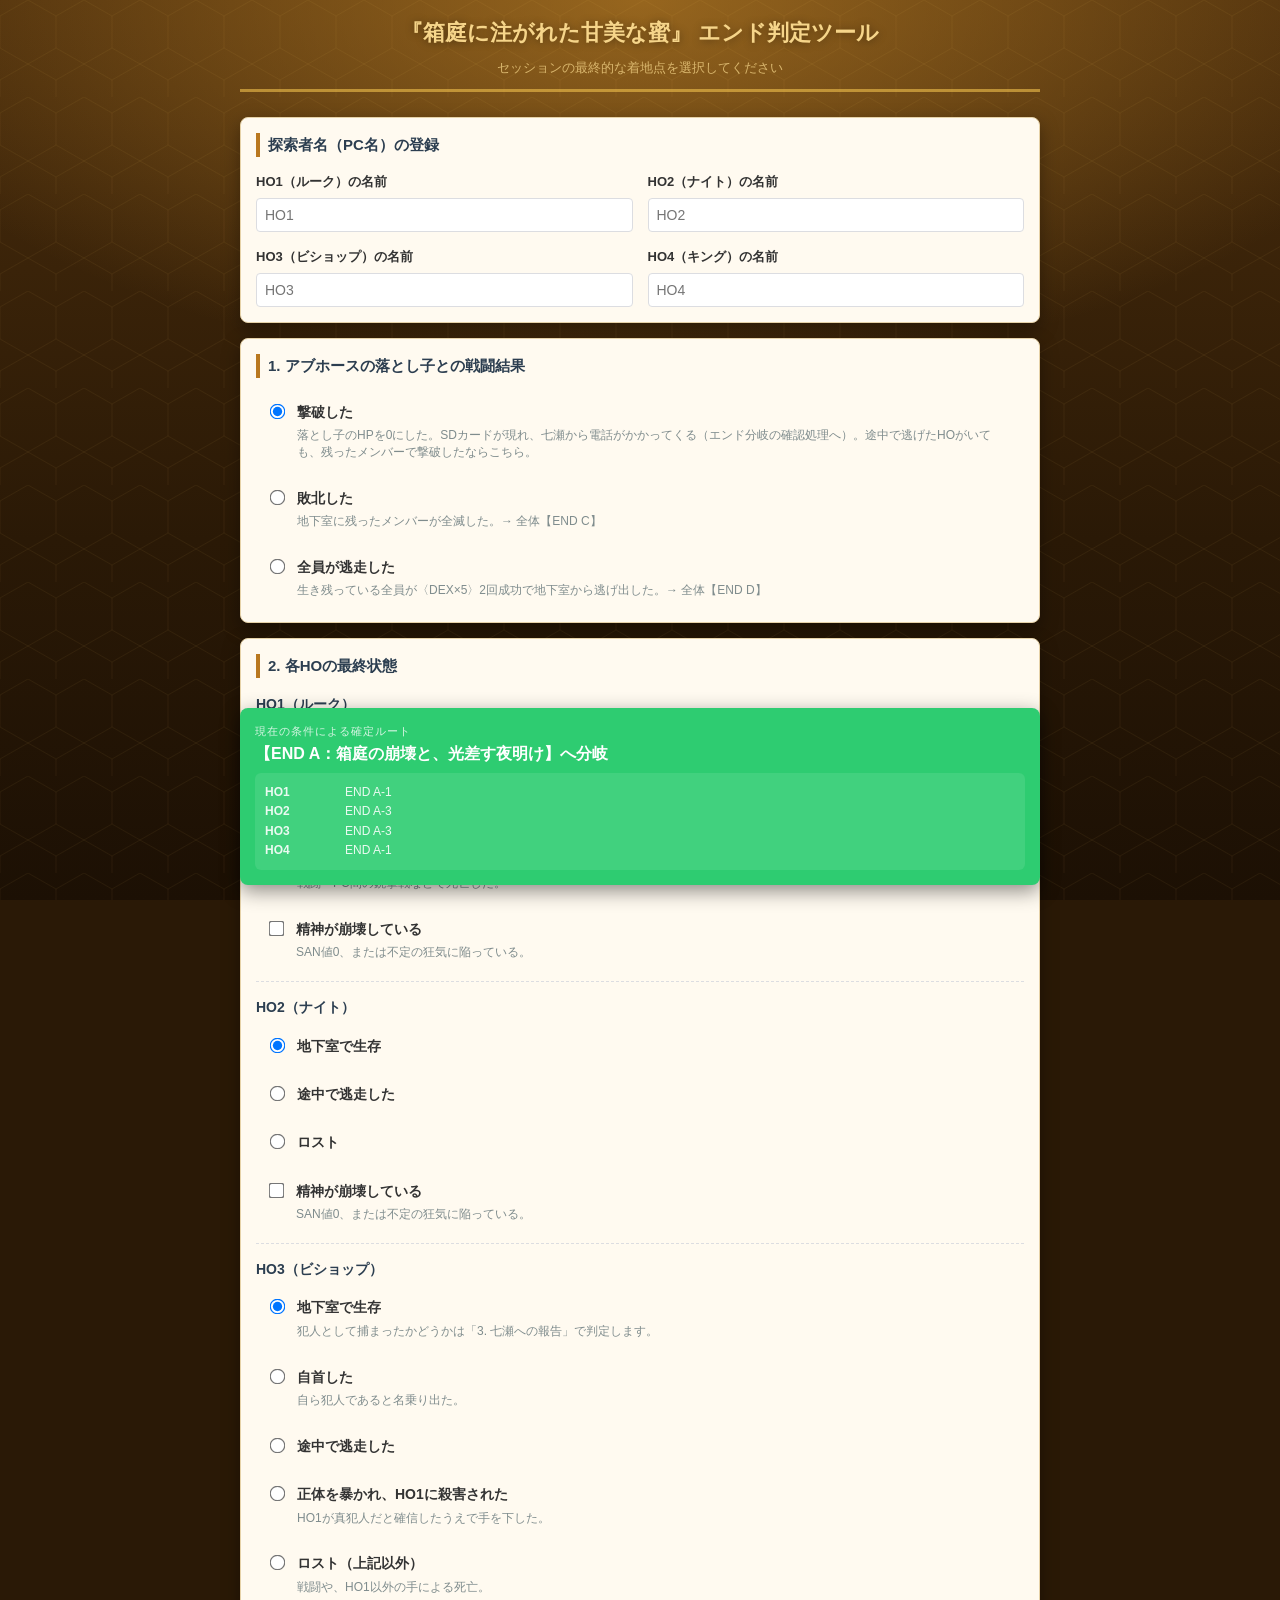
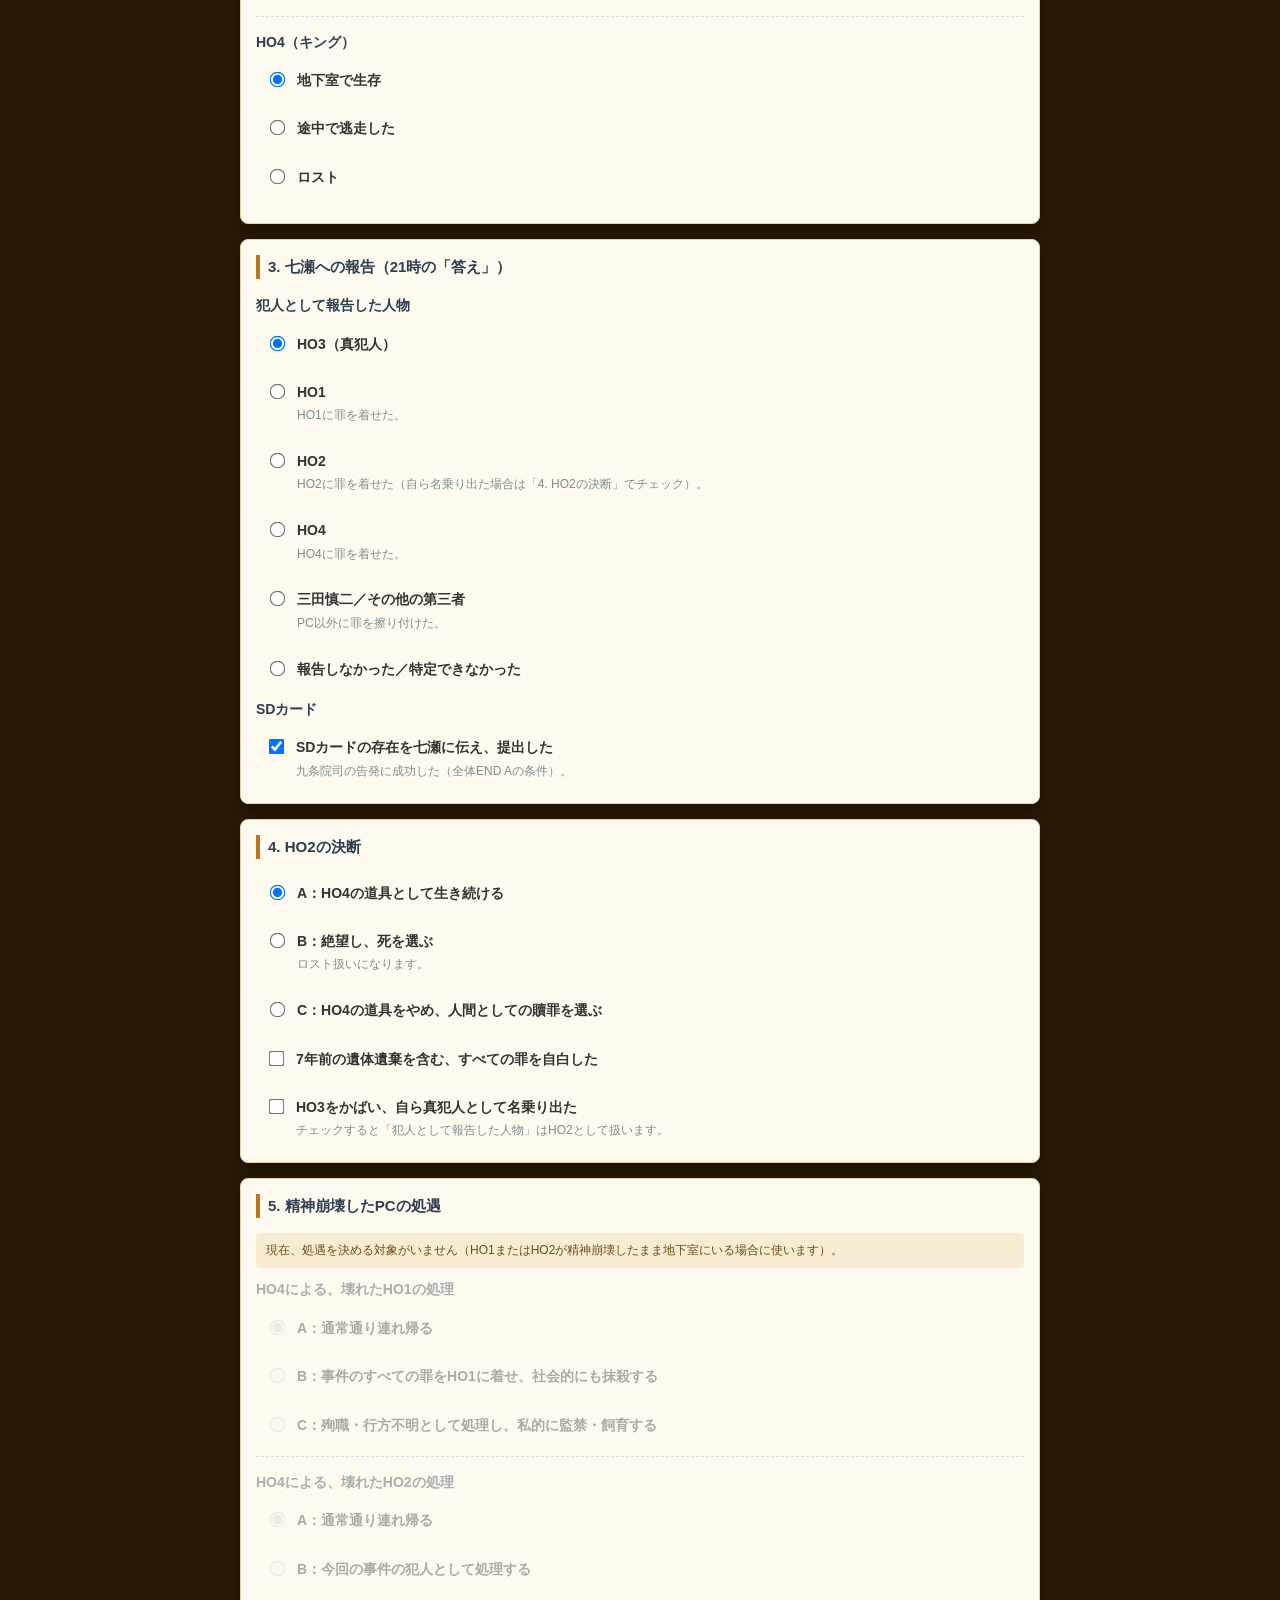
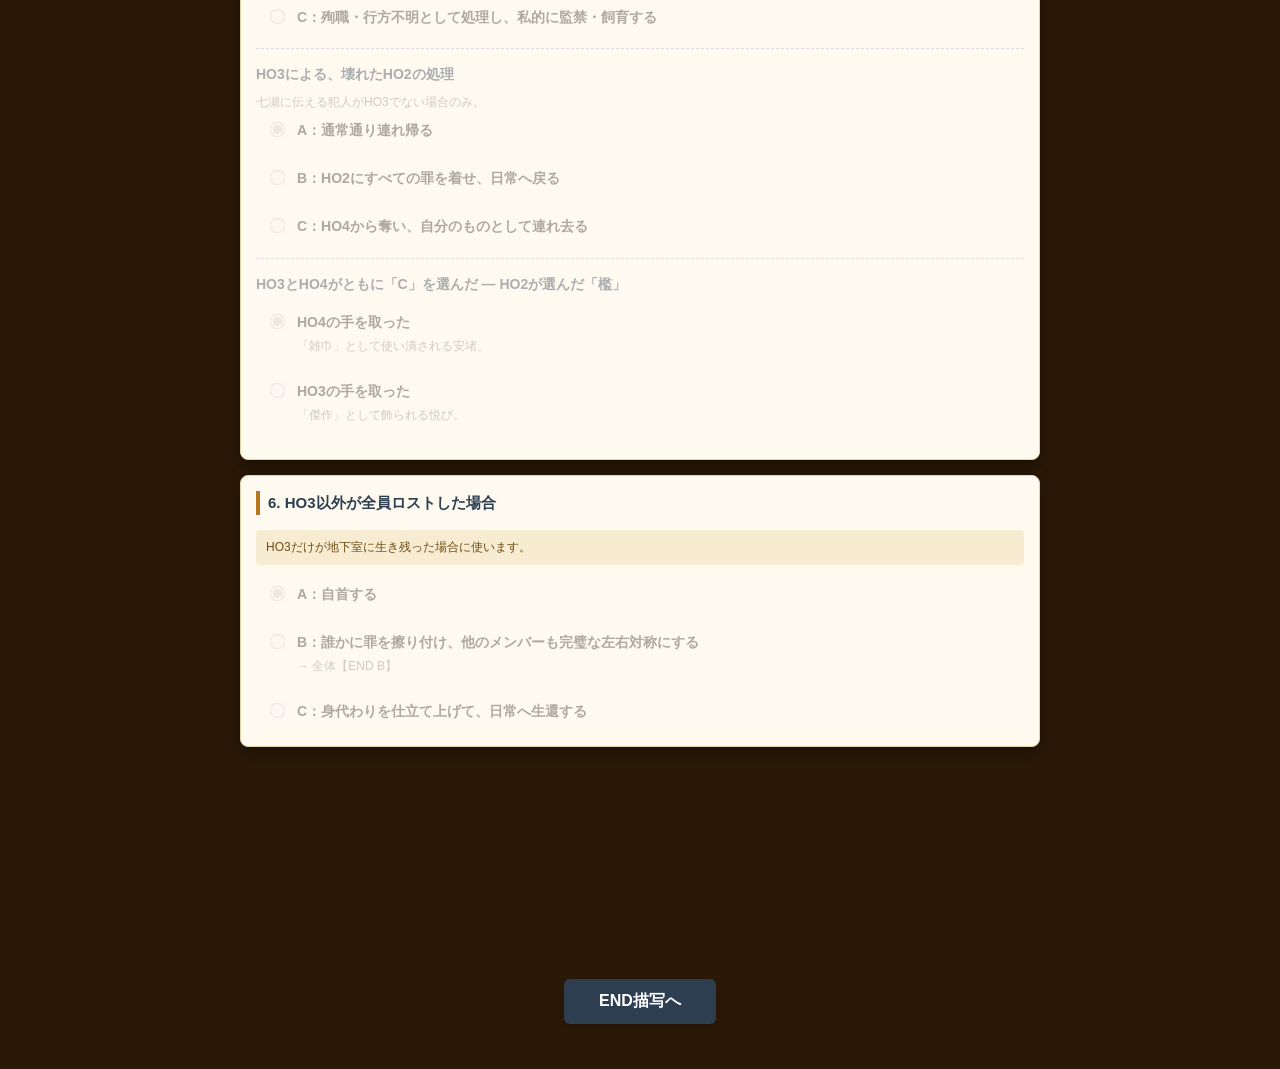
<file: index.html>
<!DOCTYPE html>
<html lang="ja">
<head>
    <meta charset="UTF-8">
    <meta name="viewport" content="width=device-width, initial-scale=1.0">
    <title>『箱庭に注がれた甘美な蜜』 エンド判定ツール</title>
    <link rel="stylesheet" href="style.css">
    <style>
        /* 入力欄のシンプルなデザイン */
        .name-input-grid {
            display: grid;
            grid-template-columns: repeat(2, 1fr);
            gap: 15px;
        }
        .name-field {
            display: flex;
            flex-direction: column;
            gap: 5px;
        }
        .name-field input {
            padding: 8px;
            border: 1px solid var(--border-color);
            border-radius: 4px;
            font-size: 14px;
        }
        /* 確定ボタンの演出 */
        .action-area {
            text-align: center;
            margin: 30px 0;
        }
        .submit-btn {
            background-color: var(--primary-color);
            color: white;
            border: none;
            padding: 12px 35px;
            font-size: 16px;
            font-weight: bold;
            border-radius: 6px;
            cursor: pointer;
            transition: all 0.2s ease;
            box-shadow: 0 4px 6px rgba(0,0,0,0.1);
        }
        .submit-btn:hover {
            background-color: #34495e;
            transform: translateY(-2px);
            box-shadow: 0 6px 12px rgba(0,0,0,0.15);
        }
        /* 結末描写エリア（初期状態は非表示） */
        .story-area {
            display: none;
            background: #ffffff;
            border-radius: 8px;
            padding: 25px;
            margin-top: 20px;
            border: 1px solid var(--border-color);
            box-shadow: 0 4px 10px rgba(0,0,0,0.05);
        }
        .story-text {
            white-space: pre-wrap;
            font-size: 15px;
            line-height: 1.8;
            color: #2c3e50;
        }
    </style>
</head>
<body>

<div class="container">
    <header>
        <h1>『箱庭に注がれた甘美な蜜』 エンド判定ツール</h1>
        <p class="subtitle">セッションの最終的な着地点を選択してください</p>
    </header>

    <!-- ===================== 名前 ===================== -->
    <div class="section">
        <h2>探索者名（PC名）の登録</h2>
        <div class="name-input-grid">
            <div class="name-field">
                <label for="name_ho1"><strong>HO1（ルーク）の名前</strong></label>
                <input type="text" id="name_ho1" value="" placeholder="HO1">
            </div>
            <div class="name-field">
                <label for="name_ho2"><strong>HO2（ナイト）の名前</strong></label>
                <input type="text" id="name_ho2" value="" placeholder="HO2">
            </div>
            <div class="name-field">
                <label for="name_ho3"><strong>HO3（ビショップ）の名前</strong></label>
                <input type="text" id="name_ho3" value="" placeholder="HO3">
            </div>
            <div class="name-field">
                <label for="name_ho4"><strong>HO4（キング）の名前</strong></label>
                <input type="text" id="name_ho4" value="" placeholder="HO4">
            </div>
        </div>
    </div>

    <!-- ===================== 1. 戦闘 ===================== -->
    <div class="section">
        <h2>1. アブホースの落とし子との戦闘結果</h2>
        <div class="radio-group">
            <label>
                <input type="radio" name="battle" value="defeat" checked>
                <div>
                    <strong>撃破した</strong>
                    <span class="description">落とし子のHPを0にした。SDカードが現れ、七瀬から電話がかかってくる（エンド分岐の確認処理へ）。途中で逃げたHOがいても、残ったメンバーで撃破したならこちら。</span>
                </div>
            </label>
            <label>
                <input type="radio" name="battle" value="lose">
                <div>
                    <strong>敗北した</strong>
                    <span class="description">地下室に残ったメンバーが全滅した。→ 全体【END C】</span>
                </div>
            </label>
            <label>
                <input type="radio" name="battle" value="escape">
                <div>
                    <strong>全員が逃走した</strong>
                    <span class="description">生き残っている全員が〈DEX×5〉2回成功で地下室から逃げ出した。→ 全体【END D】</span>
                </div>
            </label>
        </div>
    </div>

    <!-- ===================== 2. 各HOの状態 ===================== -->
    <div class="section">
        <h2>2. 各HOの最終状態</h2>

        <div class="sub-block">
            <h3 class="sub-title">HO1（ルーク）</h3>
            <div class="radio-group">
                <label><input type="radio" name="ho1_status" value="alive" checked><div><strong>地下室で生存</strong></div></label>
                <label><input type="radio" name="ho1_status" value="escaped"><div><strong>途中で逃走した</strong><span class="description">戦闘中に一人で逃走に成功した。</span></div></label>
                <label><input type="radio" name="ho1_status" value="lost"><div><strong>ロスト</strong><span class="description">戦闘・PC間の銃撃戦などで死亡した。</span></div></label>
            </div>
            <div class="checkbox-group mt">
                <label data-req="ho1-alive">
                    <input type="checkbox" id="ho1_broken">
                    <div><strong>精神が崩壊している</strong><span class="description">SAN値0、または不定の狂気に陥っている。</span></div>
                </label>
            </div>
        </div>

        <div class="sub-block">
            <h3 class="sub-title">HO2（ナイト）</h3>
            <div class="radio-group">
                <label><input type="radio" name="ho2_status" value="alive" checked><div><strong>地下室で生存</strong></div></label>
                <label><input type="radio" name="ho2_status" value="escaped"><div><strong>途中で逃走した</strong></div></label>
                <label><input type="radio" name="ho2_status" value="lost"><div><strong>ロスト</strong></div></label>
            </div>
            <div class="checkbox-group mt">
                <label data-req="ho2-alive">
                    <input type="checkbox" id="ho2_broken">
                    <div><strong>精神が崩壊している</strong><span class="description">SAN値0、または不定の狂気に陥っている。</span></div>
                </label>
            </div>
        </div>

        <div class="sub-block">
            <h3 class="sub-title">HO3（ビショップ）</h3>
            <div class="radio-group">
                <label><input type="radio" name="ho3_status" value="alive" checked><div><strong>地下室で生存</strong><span class="description">犯人として捕まったかどうかは「3. 七瀬への報告」で判定します。</span></div></label>
                <label><input type="radio" name="ho3_status" value="surrender"><div><strong>自首した</strong><span class="description">自ら犯人であると名乗り出た。</span></div></label>
                <label><input type="radio" name="ho3_status" value="escaped"><div><strong>途中で逃走した</strong></div></label>
                <label><input type="radio" name="ho3_status" value="killed"><div><strong>正体を暴かれ、HO1に殺害された</strong><span class="description">HO1が真犯人だと確信したうえで手を下した。</span></div></label>
                <label><input type="radio" name="ho3_status" value="lost"><div><strong>ロスト（上記以外）</strong><span class="description">戦闘や、HO1以外の手による死亡。</span></div></label>
            </div>
        </div>

        <div class="sub-block">
            <h3 class="sub-title">HO4（キング）</h3>
            <div class="radio-group">
                <label><input type="radio" name="ho4_status" value="alive" checked><div><strong>地下室で生存</strong></div></label>
                <label><input type="radio" name="ho4_status" value="escaped"><div><strong>途中で逃走した</strong></div></label>
                <label><input type="radio" name="ho4_status" value="lost"><div><strong>ロスト</strong></div></label>
            </div>
        </div>
    </div>

    <!-- ===================== 3. 七瀬への報告 ===================== -->
    <div class="section" id="sec_report">
        <h2>3. 七瀬への報告（21時の「答え」）</h2>
        <p class="off-note">落とし子を撃破していないため、この項目は判定に使いません。</p>

        <h3 class="sub-title">犯人として報告した人物</h3>
        <div class="radio-group">
            <label><input type="radio" name="culprit" value="HO3" checked><div><strong>HO3（真犯人）</strong></div></label>
            <label><input type="radio" name="culprit" value="HO1"><div><strong>HO1</strong><span class="description">HO1に罪を着せた。</span></div></label>
            <label><input type="radio" name="culprit" value="HO2"><div><strong>HO2</strong><span class="description">HO2に罪を着せた（自ら名乗り出た場合は「4. HO2の決断」でチェック）。</span></div></label>
            <label><input type="radio" name="culprit" value="HO4"><div><strong>HO4</strong><span class="description">HO4に罪を着せた。</span></div></label>
            <label><input type="radio" name="culprit" value="mita"><div><strong>三田慎二／その他の第三者</strong><span class="description">PC以外に罪を擦り付けた。</span></div></label>
            <label><input type="radio" name="culprit" value="none"><div><strong>報告しなかった／特定できなかった</strong></div></label>
        </div>

        <h3 class="sub-title mt">SDカード</h3>
        <div class="checkbox-group">
            <label>
                <input type="checkbox" id="sd_reported" checked>
                <div><strong>SDカードの存在を七瀬に伝え、提出した</strong><span class="description">九条院司の告発に成功した（全体END Aの条件）。</span></div>
            </label>
        </div>
    </div>

    <!-- ===================== 4. HO2の決断 ===================== -->
    <div class="section" id="sec_ho2">
        <h2>4. HO2の決断</h2>
        <p class="off-note">HO2が地下室にいない、または精神崩壊しているため、この項目は判定に使いません。</p>
        <div class="radio-group">
            <label><input type="radio" name="ho2_choice" value="A" checked><div><strong>A：{HO4}の道具として生き続ける</strong></div></label>
            <label><input type="radio" name="ho2_choice" value="B"><div><strong>B：絶望し、死を選ぶ</strong><span class="description">ロスト扱いになります。</span></div></label>
            <label><input type="radio" name="ho2_choice" value="C"><div><strong>C：{HO4}の道具をやめ、人間としての贖罪を選ぶ</strong></div></label>
        </div>
        <div class="checkbox-group mt">
            <label>
                <input type="checkbox" id="ho2_confess">
                <div><strong>7年前の遺体遺棄を含む、すべての罪を自白した</strong></div>
            </label>
            <label>
                <input type="checkbox" id="ho2_volunteer">
                <div><strong>{HO3}をかばい、自ら真犯人として名乗り出た</strong><span class="description">チェックすると「犯人として報告した人物」はHO2として扱います。</span></div>
            </label>
        </div>
    </div>

    <!-- ===================== 5. 精神崩壊したPCの処遇 ===================== -->
    <div class="section" id="sec_fate">
        <h2>5. 精神崩壊したPCの処遇</h2>
        <p class="off-note">現在、処遇を決める対象がいません（HO1またはHO2が精神崩壊したまま地下室にいる場合に使います）。</p>

        <div class="sub-block" id="blk_ho4_on_ho1">
            <h3 class="sub-title">{HO4}による、壊れた{HO1}の処理</h3>
            <div class="radio-group">
                <label><input type="radio" name="ho4_on_ho1" value="A" checked><div><strong>A：通常通り連れ帰る</strong></div></label>
                <label><input type="radio" name="ho4_on_ho1" value="B"><div><strong>B：事件のすべての罪を{HO1}に着せ、社会的にも抹殺する</strong></div></label>
                <label><input type="radio" name="ho4_on_ho1" value="C"><div><strong>C：殉職・行方不明として処理し、私的に監禁・飼育する</strong></div></label>
            </div>
        </div>

        <div class="sub-block" id="blk_ho4_on_ho2">
            <h3 class="sub-title">{HO4}による、壊れた{HO2}の処理</h3>
            <div class="radio-group">
                <label><input type="radio" name="ho4_on_ho2" value="A" checked><div><strong>A：通常通り連れ帰る</strong></div></label>
                <label><input type="radio" name="ho4_on_ho2" value="B"><div><strong>B：今回の事件の犯人として処理する</strong></div></label>
                <label><input type="radio" name="ho4_on_ho2" value="C"><div><strong>C：殉職・行方不明として処理し、私的に監禁・飼育する</strong></div></label>
            </div>
        </div>

        <div class="sub-block" id="blk_ho3_on_ho2">
            <h3 class="sub-title">{HO3}による、壊れた{HO2}の処理</h3>
            <span class="description">七瀬に伝える犯人が{HO3}でない場合のみ。</span>
            <div class="radio-group">
                <label><input type="radio" name="ho3_on_ho2" value="A" checked><div><strong>A：通常通り連れ帰る</strong></div></label>
                <label><input type="radio" name="ho3_on_ho2" value="B"><div><strong>B：{HO2}にすべての罪を着せ、日常へ戻る</strong></div></label>
                <label><input type="radio" name="ho3_on_ho2" value="C"><div><strong>C：{HO4}から奪い、自分のものとして連れ去る</strong></div></label>
            </div>
        </div>

        <div class="sub-block" id="blk_ho2_pick">
            <h3 class="sub-title">{HO3}と{HO4}がともに「C」を選んだ ― {HO2}が選んだ「檻」</h3>
            <div class="radio-group">
                <label><input type="radio" name="ho2_pick" value="HO4" checked><div><strong>{HO4}の手を取った</strong><span class="description">「雑巾」として使い潰される安堵。</span></div></label>
                <label><input type="radio" name="ho2_pick" value="HO3"><div><strong>{HO3}の手を取った</strong><span class="description">「傑作」として飾られる悦び。</span></div></label>
            </div>
        </div>
    </div>

    <!-- ===================== 6. HO3単独生存 ===================== -->
    <div class="section" id="sec_solo">
        <h2>6. {HO3}以外が全員ロストした場合</h2>
        <p class="off-note">{HO3}だけが地下室に生き残った場合に使います。</p>
        <div class="radio-group">
            <label><input type="radio" name="ho3_solo" value="A" checked><div><strong>A：自首する</strong></div></label>
            <label><input type="radio" name="ho3_solo" value="B"><div><strong>B：誰かに罪を擦り付け、他のメンバーも完璧な左右対称にする</strong><span class="description">→ 全体【END B】</span></div></label>
            <label><input type="radio" name="ho3_solo" value="C"><div><strong>C：身代わりを仕立て上げて、日常へ生還する</strong></div></label>
        </div>
    </div>

    <div id="resultBox" class="result-area">
        <div class="result-title">現在の条件による確定ルート</div>
        <div id="resultName" class="result-name">計算中...</div>
        <div id="resultDesc" class="result-desc"></div>
    </div>

    <div class="action-area">
        <button type="button" class="submit-btn" id="storyBtn">END描写へ</button>
    </div>

    <div id="storyArea" class="story-area">
        <h2 style="border-left: 4px solid var(--primary-color); padding-left: 10px; margin-top:0;">📖 終局の物語（エンディング描写）</h2>
        <div id="storyOutput" class="story-text"></div>
    </div>
</div>

<script src="endings.js"></script>
<script src="script.js"></script>
</body>
</html>
</file>
<file: style.css>
:root {
    --bg-color: #f4f6f9;
    --panel-bg: #ffffff;
    --text-color: #333333;
    --primary-color: #2c3e50;
    --border-color: #dcdde1;
    
    /* 各エンドのテーマカラー */
    --color-a: #2ecc71;
    --color-b: #e74c3c;
    --color-c: #7f8c8d;
    --color-d: #d35400;
    --color-e: #9b59b6;
    --color-f: #f39c12;
    --color-g: #1abc9c;
    --color-h: #34495e;
}

/* ボックスモデルをすべて padding 込みの計算に統一（横はみ出し防止） */
* {
    box-sizing: border-box;
}

body {
    font-family: 'Helvetica Neue', Arial, 'Hiragino Kaku Gothic ProN', 'Hiragino Sans', Meiryo, sans-serif;
    background-color: var(--bg-color);
    color: var(--text-color);
    line-height: 1.6;
    margin: 0;
    padding: 15px; /* スマホ用に余白を少し狭めて画面を広く */
}

.container {
    max-width: 800px;
    margin: 0 auto;
    width: 100%;
}

header {
    text-align: center;
    margin-bottom: 25px;
    padding-bottom: 10px;
    border-bottom: 3px solid var(--primary-color);
}

h1 {
    color: var(--primary-color);
    font-size: 22px;
    margin: 0 0 8px 0;
}

.subtitle {
    font-size: 13px;
    color: #7f8c8d;
    margin: 0;
}

.section {
    background: var(--panel-bg);
    border-radius: 8px;
    padding: 15px;
    margin-bottom: 15px;
    box-shadow: 0 2px 4px rgba(0,0,0,0.05);
    border: 1px solid var(--border-color);
}

h2 {
    font-size: 15px;
    color: var(--primary-color);
    margin-top: 0;
    margin-bottom: 15px;
    padding-left: 8px;
    border-left: 4px solid var(--primary-color);
}

/* 【PC版】は横2列に並べる */
.name-input-grid {
    display: grid;
    grid-template-columns: repeat(2, 1fr);
    gap: 15px;
}

.name-field {
    display: flex;
    flex-direction: column;
    gap: 5px;
}

.name-field label {
    font-size: 13px;
    padding: 0;
}

.name-field input {
    padding: 10px;
    border: 1px solid var(--border-color);
    border-radius: 4px;
    font-size: 14px;
    width: 100%;
    -webkit-appearance: none;
}

.radio-group, .checkbox-group {
    display: flex;
    flex-direction: column;
    gap: 10px;
}

label {
    display: flex;
    align-items: flex-start;
    gap: 10px;
    cursor: pointer;
    padding: 8px 10px;
    border-radius: 4px;
    transition: background-color 0.2s;
    font-size: 14px;
    width: 100%;
}

.radio-group label:hover,
.checkbox-group label:hover {
    background-color: #f0f2f5;
}

input[type="radio"], input[type="checkbox"] {
    margin-top: 4px;
    flex-shrink: 0;
    transform: scale(1.2);
    cursor: pointer;
}

.description {
    font-size: 12px;
    color: #7f8c8d;
    display: block;
    margin-top: 4px;
    line-height: 1.4;
}

.divider {
    border: 0;
    border-top: 1px solid var(--border-color);
    margin: 15px 0;
}

.result-area {
    position: sticky;
    bottom: 15px;
    background: var(--primary-color);
    color: #ffffff;
    border-radius: 8px;
    padding: 15px;
    box-shadow: 0 4px 15px rgba(0,0,0,0.2);
    margin-top: 25px;
    transition: all 0.3s ease;
    z-index: 1000;
}

.result-title {
    font-size: 11px;
    text-transform: uppercase;
    letter-spacing: 1px;
    margin-bottom: 4px;
    opacity: 0.8;
}

.result-name {
    font-size: 16px;
    font-weight: bold;
    margin-bottom: 8px;
    display: flex;
    align-items: center;
    gap: 8px;
    line-height: 1.3;
}

.result-desc {
    font-size: 12px;
    opacity: 0.9;
    background: rgba(255,255,255,0.1);
    padding: 10px;
    border-radius: 6px;
    margin: 0;
    line-height: 1.5;
}

.story-area {
    padding: 15px;
    margin-top: 20px;
}

.story-text {
    font-size: 14px;
    line-height: 1.7;
}

.end-A { background-color: var(--color-a) !important; }
.end-B { background-color: var(--color-b) !important; }
.end-C { background-color: var(--color-c) !important; }
.end-D { background-color: var(--color-d) !important; }
.end-E { background-color: var(--color-e) !important; }
.end-F { background-color: var(--color-f) !important; }
.end-G { background-color: var(--color-g) !important; }
.end-H { background-color: var(--color-h) !important; }

/* ====================================================
   スマートフォン向け（画面横幅が600px以下）の微調整
   ==================================================== */
@media (max-width: 600px) {
    /* 【修正済み】displayを正しい値「grid」に直し、スマホ時は確実に縦1列にする */
    .name-input-grid {
        display: grid;
        grid-template-columns: 1fr;
        gap: 12px;
    }
    
    .result-name {
        font-size: 15px;
    }
    
    .result-desc {
        font-size: 12px;
        padding: 8px;
    }
}
/* ====================================================
   ここから追記（判定ツール作り直し分）
   ==================================================== */

/* セクション内の小見出し・区切り */
.sub-block {
    padding: 10px 0 12px;
    border-top: 1px dashed var(--border-color);
}
.sub-block:first-of-type {
    border-top: none;
    padding-top: 0;
}
.sub-title {
    font-size: 14px;
    color: var(--primary-color);
    margin: 4px 0 8px;
}
.mt { margin-top: 10px; }

/* 条件を満たさない入力欄 */
.off-note {
    display: none;
    font-size: 12px;
    color: #7f8c8d;
    background: #f4f6f9;
    border-radius: 4px;
    padding: 8px 10px;
    margin: 0 0 10px;
}
.section.is-off > .off-note { display: block; }
.is-off .radio-group,
.is-off .checkbox-group,
.is-off .sub-title,
.is-off > .description,
label.is-off {
    opacity: 0.4;
}
.is-off label { cursor: not-allowed; }
.is-off .radio-group label:hover,
.is-off .checkbox-group label:hover,
label.is-off:hover { background-color: transparent; }

/* 判定結果（下部固定バー） */
.result-desc ul {
    margin: 0;
    padding: 0;
    list-style: none;
}
.report-list li {
    display: flex;
    gap: 8px;
    line-height: 1.6;
}
.report-ho {
    font-weight: bold;
    min-width: 6em;
    overflow: hidden;
    text-overflow: ellipsis;
    white-space: nowrap;
}
.note-list {
    margin-top: 6px !important;
    padding-top: 6px !important;
    border-top: 1px solid rgba(255,255,255,0.25);
}
.note-list li::before { content: "※ "; }

/* エンディング本文 */
.story-head {
    font-weight: bold;
    font-size: 18px;
    color: var(--primary-color);
    margin-bottom: 4px;
}
.story-block { margin: 18px 0; }
.kp-note {
    font-size: 12px;
    color: #7f8c8d;
    line-height: 1.5;
}
.ind-wrap {
    margin: 22px 0;
    padding: 12px 14px;
    background: #f8f9fb;
    border-left: 4px solid var(--border-color);
    border-radius: 4px;
}
.ind-block { margin: 14px 0; }
.ind-head {
    font-weight: bold;
    color: var(--primary-color);
    margin-bottom: 2px;
}
.ind-text { margin-top: 8px; }
.report-box {
    margin-top: 28px;
    padding: 12px 14px;
    background: #f8f9fb;
    border: 1px solid var(--border-color);
    border-radius: 6px;
}
.report-box-head {
    display: flex;
    justify-content: space-between;
    align-items: center;
    font-size: 13px;
    font-weight: bold;
    color: var(--primary-color);
    margin-bottom: 8px;
}
.report-text {
    font-size: 14px;
    line-height: 1.8;
    user-select: all;
}
.copy-btn {
    background-color: var(--primary-color);
    color: white;
    border: none;
    padding: 6px 16px;
    font-size: 13px;
    font-weight: bold;
    border-radius: 6px;
    cursor: pointer;
    transition: all 0.2s ease;
    box-shadow: 0 2px 4px rgba(0,0,0,0.1);
}
.copy-btn:hover { background-color: #34495e; }
.copy-btn:disabled { opacity: 0.7; cursor: default; }

/* ====================================================
   はちみつテーマ（Bar HoneyDew の琥珀色）＋ HO別の色分け
   （ボタン・フォントは変更なし）
   ==================================================== */
:root {
    --amber-deep: #2a1906;
    --amber-mid: #5c3a10;
    --amber-glow: #b9781f;
    --cream: #fffaf0;
    --cream-line: #e6d2a8;

    /* HO1・HO3：暖色（ワインレッド）／HO2・HO4：寒色（スレートブルー） */
    --ho-warm: #9b2f3c;
    --ho-warm-bg: #fbf1f1;
    --ho-cool: #35506f;
    --ho-cool-bg: #eef2f7;
}

body {
    background-color: var(--amber-deep);
    background-image:
        /* ごく薄いハニカム模様 */
        url("data:image/svg+xml,%3Csvg xmlns='http://www.w3.org/2000/svg' width='56' height='97' viewBox='0 0 56 97'%3E%3Cpath fill='none' stroke='%23f2c14e' stroke-opacity='0.06' stroke-width='1' d='M28 0l28 16v32L28 64 0 48V16zM28 64l28 16v32M28 64L0 80v32'/%3E%3C/svg%3E"),
        /* グラスの中の蜜のような、上からの琥珀の光 */
        radial-gradient(ellipse 90% 60% at 50% 0%, rgba(214,148,45,0.55) 0%, rgba(214,148,45,0) 70%),
        linear-gradient(180deg, #4a2d0c 0%, #2a1906 60%, #1c1004 100%);
    background-attachment: fixed;
}

header { border-bottom-color: rgba(242,193,78,0.6); }
h1 { color: #f6d58a; text-shadow: 0 1px 8px rgba(0,0,0,0.4); }
.subtitle { color: rgba(246,213,138,0.75); }

.section,
.story-area {
    background: var(--cream) !important;
    border-color: var(--cream-line) !important;
    box-shadow: 0 6px 18px rgba(0,0,0,0.35);
}
h2 { border-left-color: var(--amber-glow); }
.radio-group label:hover,
.checkbox-group label:hover { background-color: #fbf0d6; }
.off-note { background: #f7ecd2; color: #6e4c14; }
.result-area { box-shadow: 0 6px 20px rgba(0,0,0,0.45); }

/* 個別エンディング：HO1・HO3／HO2・HO4 の2色 */
.ind-wrap {
    background: #fdf6e8;
    border-left-color: var(--amber-glow);
}
.ind-block {
    padding: 12px 14px;
    border-radius: 6px;
    border-left: 4px solid var(--hc, var(--primary-color));
    background: var(--hbg, #ffffff);
}
.ind-block.ho1, .ind-block.ho3 { --hc: var(--ho-warm); --hbg: var(--ho-warm-bg); }
.ind-block.ho2, .ind-block.ho4 { --hc: var(--ho-cool); --hbg: var(--ho-cool-bg); }
.ind-block .ind-head { color: var(--hc); }
.ind-badge {
    display: inline-block;
    background: var(--hc);
    color: #fff;
    font-size: 11px;
    padding: 1px 7px;
    border-radius: 10px;
    margin-right: 6px;
    vertical-align: 1px;
}
.kp-warn {
    color: #6e4c14;
    background: #f9edcf;
    border-radius: 4px;
    padding: 4px 8px;
    margin-top: 4px;
}
.story-head { color: #4a2d0c; }
.report-box { background: #fdf6e8; border-color: var(--cream-line); }
</file>
